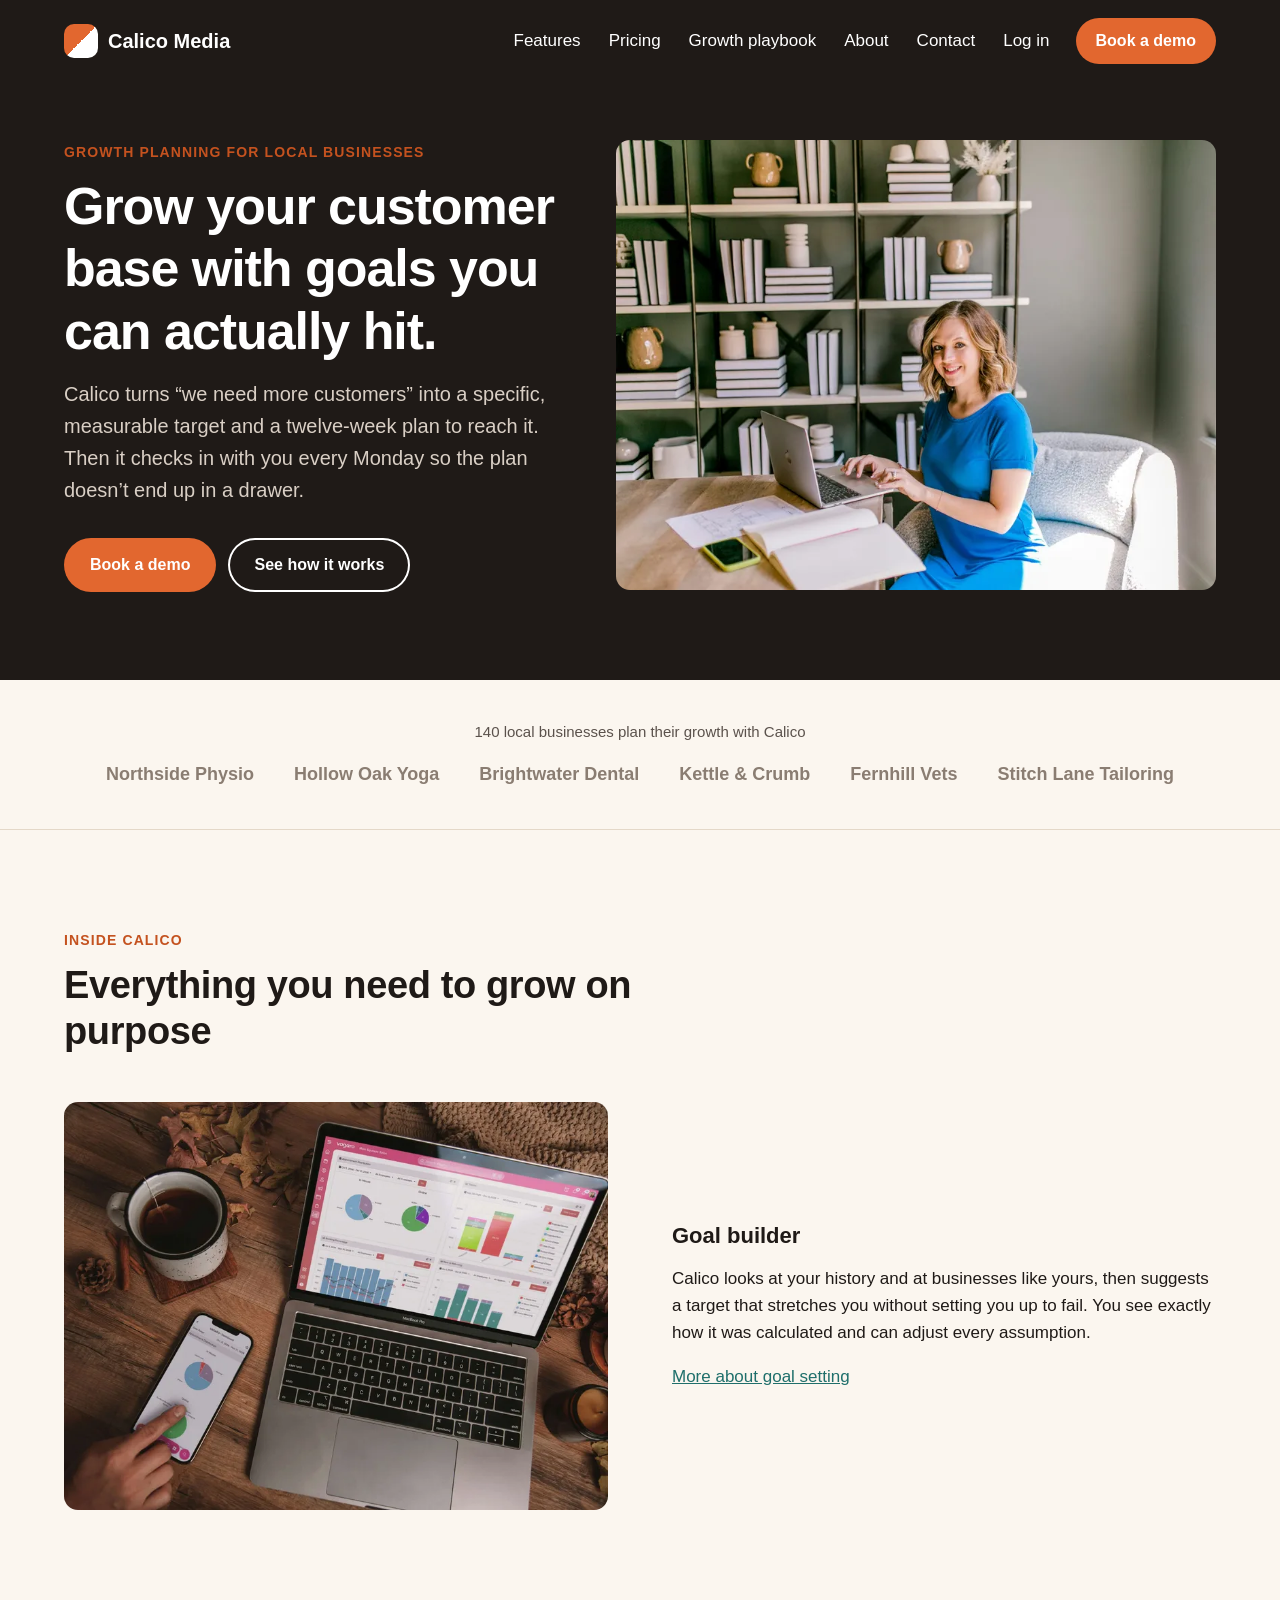
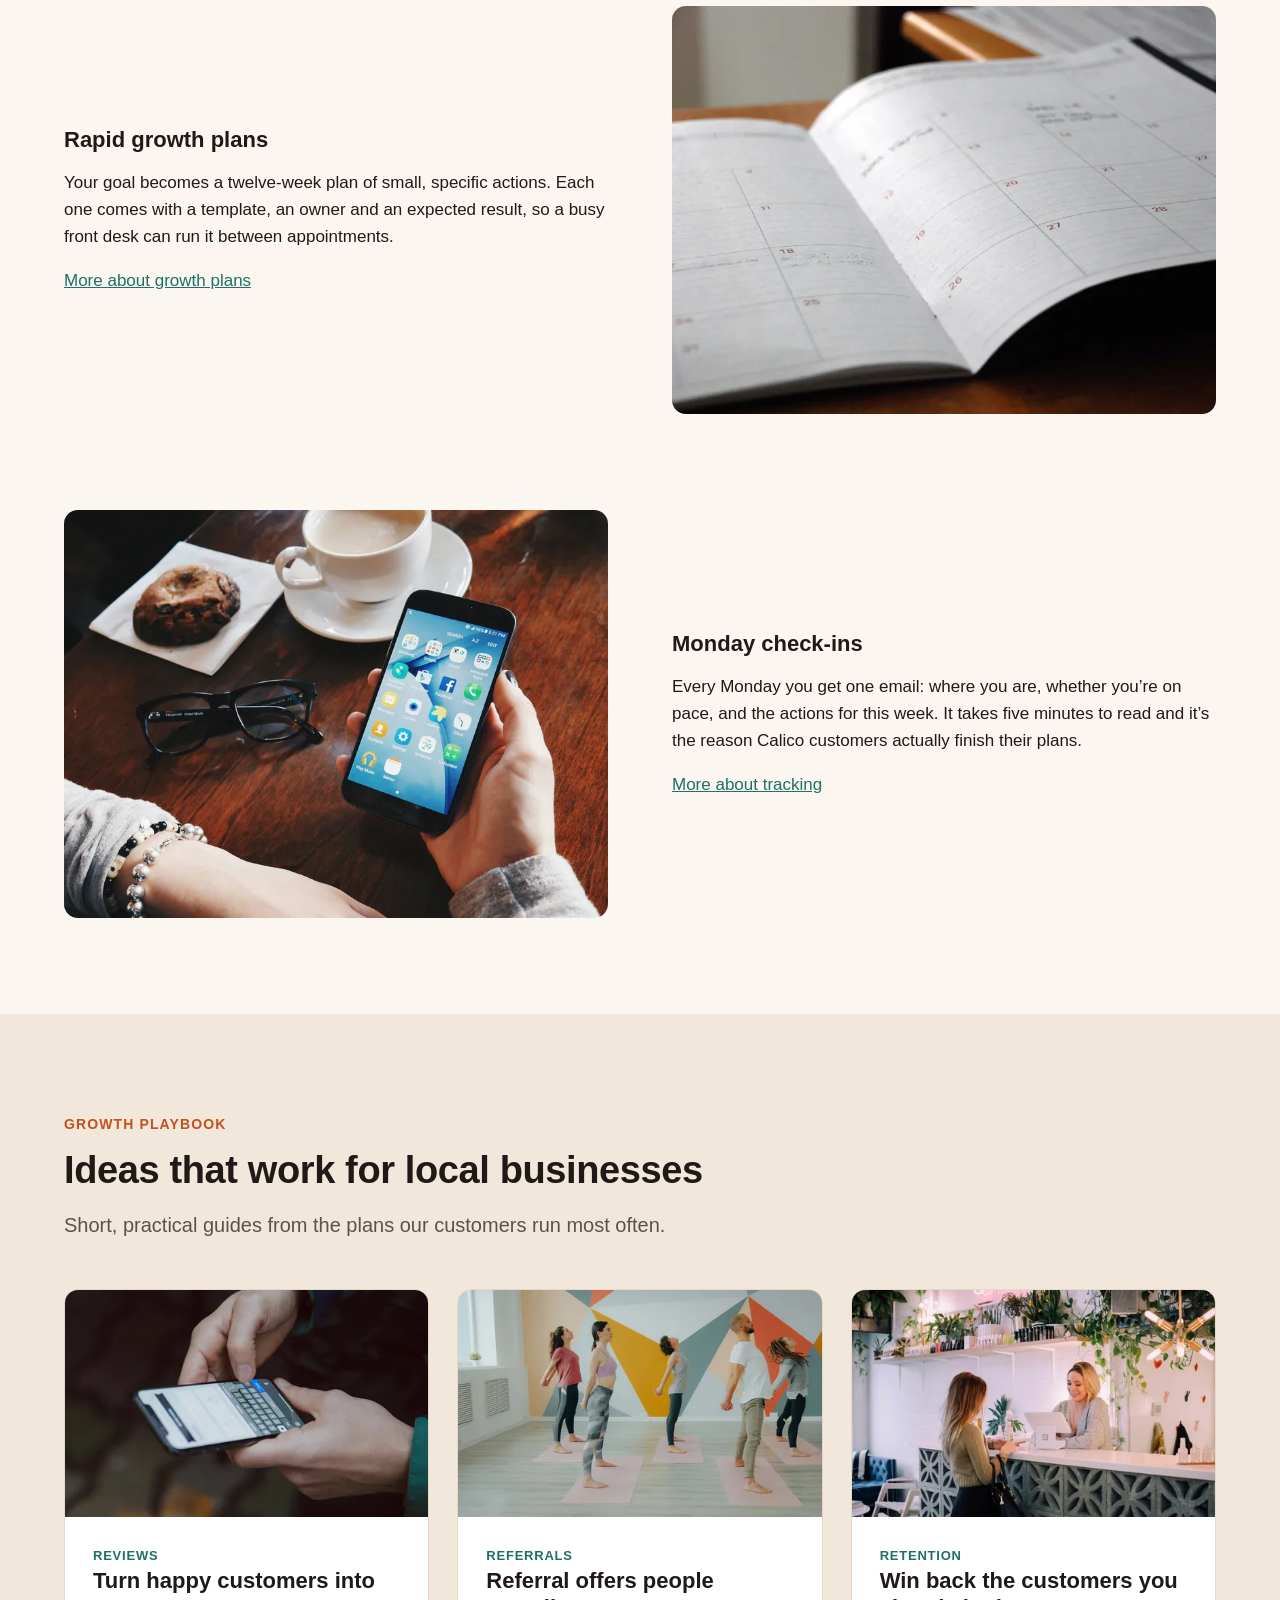
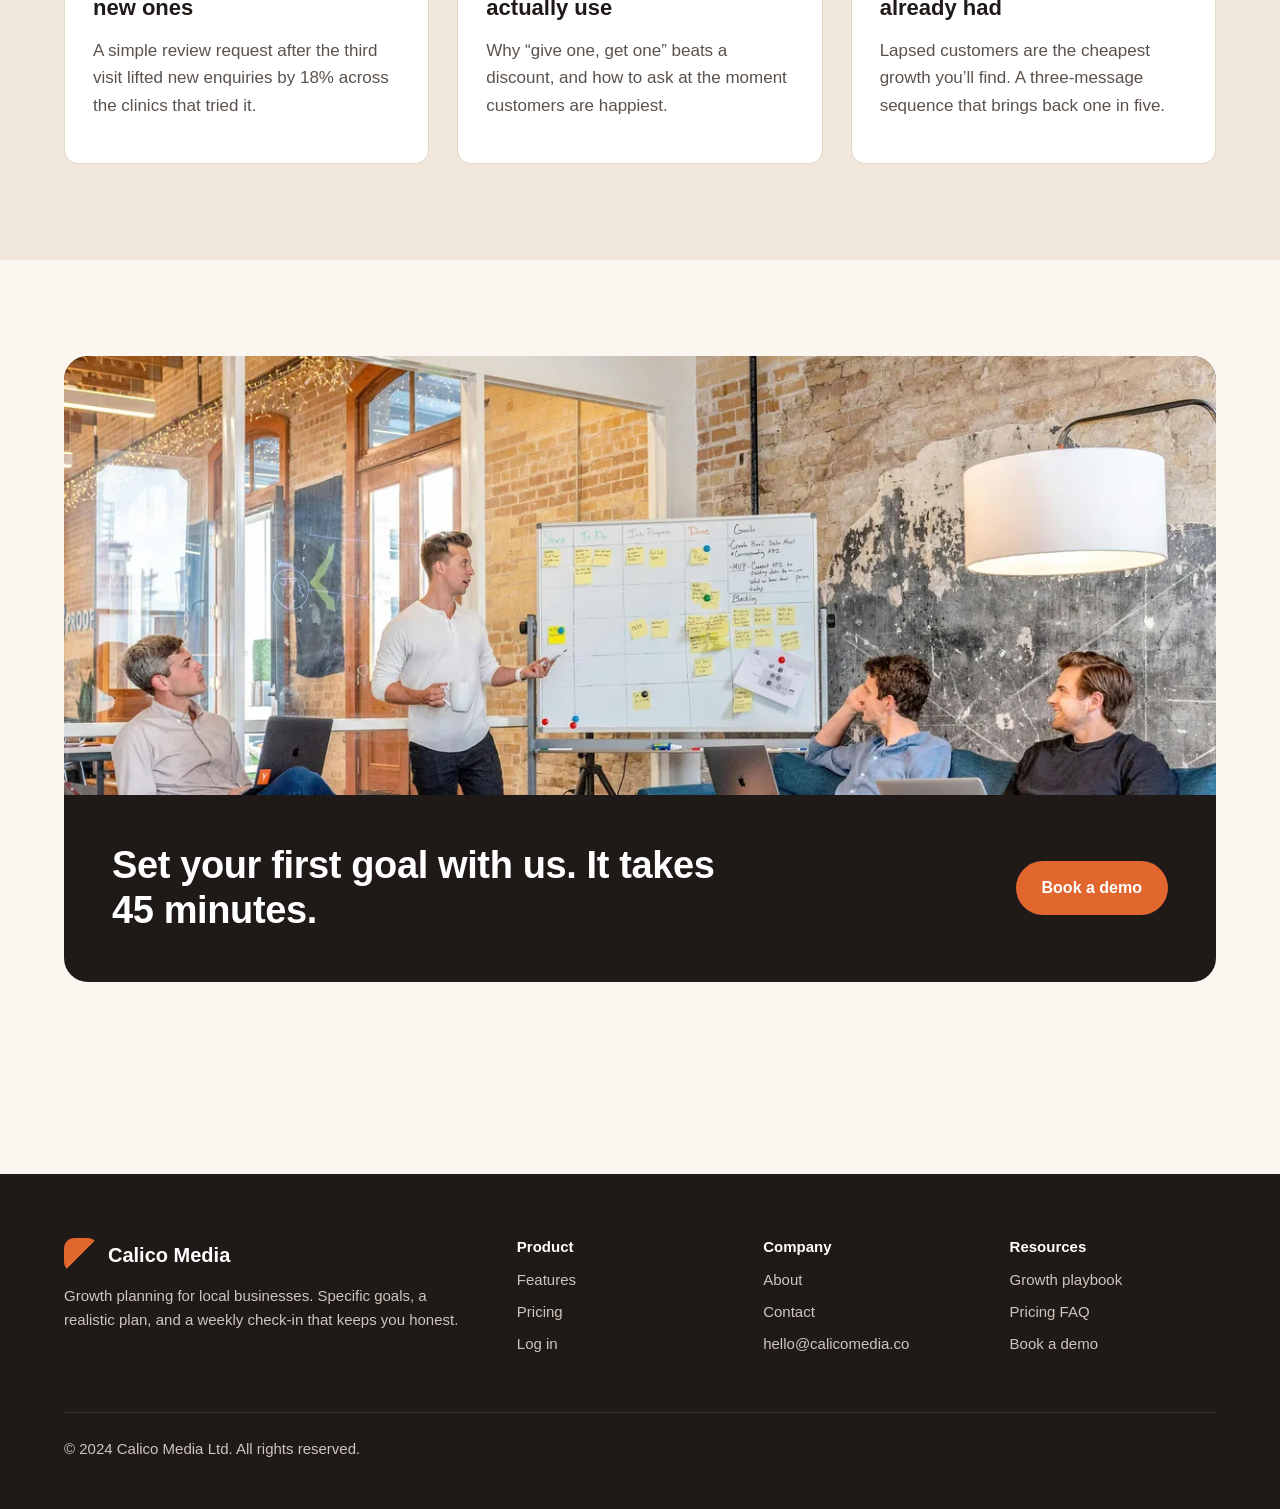
<file: public/index.html>
<!DOCTYPE html>
<html lang="en">
<head>
  <meta charset="utf-8">
  <meta name="viewport" content="width=device-width, initial-scale=1">
  <title>Calico Media | Growth planning for local businesses</title>
  <meta name="description" content="Calico helps local businesses grow their customer base with specific, measurable, realistic goals and a rapid growth plan you can run every week.">
  <link rel="stylesheet" href="css/styles.css">
</head>
<body>
  <header class="site-header site-header--home">
    <div class="container">
      <a class="logo" href="index.html"><span class="logo-mark"></span>Calico Media</a>
      <nav aria-label="Main">
        <ul class="nav-links">
          <li><a href="features.html">Features</a></li>
          <li><a href="pricing.html">Pricing</a></li>
          <li><a href="#playbook">Growth playbook</a></li>
          <li><a href="about.html">About</a></li>
          <li><a href="contact.html">Contact</a></li>
          <li><a href="https://app.calicomedia.co/login">Log in</a></li>
          <li><a class="btn" href="contact.html">Book a demo</a></li>
        </ul>
      </nav>
    </div>
  </header>

  <main>
    <section class="hero">
      <div class="container hero-inner">
        <div class="hero-text">
          <span class="eyebrow">Growth planning for local businesses</span>
          <h1>Grow your customer base with goals you can actually hit.</h1>
          <p class="lead">Calico turns &ldquo;we need more customers&rdquo; into a specific, measurable target and a twelve-week plan to reach it. Then it checks in with you every Monday so the plan doesn&rsquo;t end up in a drawer.</p>
          <div class="hero-actions">
            <a class="btn" href="contact.html">Book a demo</a>
            <a class="btn btn--ghost" href="features.html">See how it works</a>
          </div>
        </div>
        <div class="hero-media">
          <img class="hero-image"
               src="images/hero-weekly-plan-800.webp"
               srcset="images/hero-weekly-plan-480.webp 480w, images/hero-weekly-plan-800.webp 800w, images/hero-weekly-plan-1200.webp 1200w"
               sizes="(max-width: 768px) 100vw, 600px"
               alt="A business owner at her desk with a laptop and an open planner">
        </div>
      </div>
    </section>

    <section class="trust">
      <div class="container">
        <p>140 local businesses plan their growth with Calico</p>
        <ul class="trust-list">
          <li>Northside Physio</li>
          <li>Hollow Oak Yoga</li>
          <li>Brightwater Dental</li>
          <li>Kettle &amp; Crumb</li>
          <li>Fernhill Vets</li>
          <li>Stitch Lane Tailoring</li>
        </ul>
      </div>
    </section>

    <section class="section">
      <div class="container">
        <div class="section-intro">
          <span class="eyebrow">Inside Calico</span>
          <h2>Everything you need to grow on purpose</h2>
        </div>

        <div class="feature-row">
          <div class="feature-media">
            <img src="images/feature-goal-builder-800.webp"
                 srcset="images/feature-goal-builder-480.webp 480w, images/feature-goal-builder-800.webp 800w, images/feature-goal-builder-1200.webp 1200w"
                 sizes="(max-width: 768px) 100vw, 540px"
                 alt="Growth charts on a laptop and phone beside a cup of tea"
                 loading="lazy">
          </div>
          <div>
            <h3>Goal builder</h3>
            <p>Calico looks at your history and at businesses like yours, then suggests a target that stretches you without setting you up to fail. You see exactly how it was calculated and can adjust every assumption.</p>
            <a href="features.html">More about goal setting</a>
          </div>
        </div>

        <div class="feature-row feature-row--reverse">
          <div class="feature-media">
            <img src="images/feature-growth-plan-800.webp"
                 srcset="images/feature-growth-plan-480.webp 480w, images/feature-growth-plan-800.webp 800w, images/feature-growth-plan-1200.webp 1200w"
                 sizes="(max-width: 768px) 100vw, 540px"
                 alt="An open planner showing the weeks ahead"
                 loading="lazy">
          </div>
          <div>
            <h3>Rapid growth plans</h3>
            <p>Your goal becomes a twelve-week plan of small, specific actions. Each one comes with a template, an owner and an expected result, so a busy front desk can run it between appointments.</p>
            <a href="features.html">More about growth plans</a>
          </div>
        </div>

        <div class="feature-row">
          <div class="feature-media">
            <img src="images/feature-monday-checkin-800.webp"
                 srcset="images/feature-monday-checkin-480.webp 480w, images/feature-monday-checkin-800.webp 800w, images/feature-monday-checkin-1200.webp 1200w"
                 sizes="(max-width: 768px) 100vw, 540px"
                 alt="Checking a phone over coffee on a Monday morning"
                 loading="lazy">
          </div>
          <div>
            <h3>Monday check-ins</h3>
            <p>Every Monday you get one email: where you are, whether you&rsquo;re on pace, and the actions for this week. It takes five minutes to read and it&rsquo;s the reason Calico customers actually finish their plans.</p>
            <a href="features.html">More about tracking</a>
          </div>
        </div>
      </div>
    </section>

    <section class="section section--sand" id="playbook">
      <div class="container">
        <div class="section-intro">
          <span class="eyebrow">Growth playbook</span>
          <h2>Ideas that work for local businesses</h2>
          <p class="lead">Short, practical guides from the plans our customers run most often.</p>
        </div>
        <div class="playbook-grid">
          <article class="card">
            <img src="images/playbook-reviews-800.webp"
                 srcset="images/playbook-reviews-480.webp 480w, images/playbook-reviews-800.webp 800w, images/playbook-reviews-1200.webp 1200w"
                 sizes="(max-width: 768px) 100vw, 380px"
                 alt="A customer typing a review on their phone"
                 loading="lazy">
            <div class="card-body">
              <span class="card-tag">Reviews</span>
              <h3>Turn happy customers into new ones</h3>
              <p>A simple review request after the third visit lifted new enquiries by 18% across the clinics that tried it.</p>
            </div>
          </article>
          <article class="card">
            <img src="images/playbook-referrals-800.webp"
                 srcset="images/playbook-referrals-480.webp 480w, images/playbook-referrals-800.webp 800w, images/playbook-referrals-1200.webp 1200w"
                 sizes="(max-width: 768px) 100vw, 380px"
                 alt="A group class stretching together in a yoga studio"
                 loading="lazy">
            <div class="card-body">
              <span class="card-tag">Referrals</span>
              <h3>Referral offers people actually use</h3>
              <p>Why &ldquo;give one, get one&rdquo; beats a discount, and how to ask at the moment customers are happiest.</p>
            </div>
          </article>
          <article class="card">
            <img src="images/playbook-rebooking-800.webp"
                 srcset="images/playbook-rebooking-480.webp 480w, images/playbook-rebooking-800.webp 800w, images/playbook-rebooking-1200.webp 1200w"
                 sizes="(max-width: 768px) 100vw, 380px"
                 alt="A customer at the front desk booking her next visit"
                 loading="lazy">
            <div class="card-body">
              <span class="card-tag">Retention</span>
              <h3>Win back the customers you already had</h3>
              <p>Lapsed customers are the cheapest growth you&rsquo;ll find. A three-message sequence that brings back one in five.</p>
            </div>
          </article>
        </div>
      </div>
    </section>

    <section class="section">
      <div class="container">
        <div class="cta-band">
          <img src="images/team-workshop-800.webp"
               srcset="images/team-workshop-480.webp 480w, images/team-workshop-800.webp 800w, images/team-workshop-1200.webp 1200w"
               sizes="(max-width: 768px) 100vw, 1152px"
               alt="The Calico Media team planning around a whiteboard"
               loading="lazy">
          <div class="cta-body">
            <h2>Set your first goal with us. It takes 45 minutes.</h2>
            <a class="btn" href="contact.html">Book a demo</a>
          </div>
        </div>
      </div>
    </section>
  </main>

  <footer class="site-footer">
    <div class="container">
      <div class="footer-grid">
        <div>
          <a class="logo" href="index.html"><span class="logo-mark"></span>Calico Media</a>
          <p>Growth planning for local businesses. Specific goals, a realistic plan, and a weekly check-in that keeps you honest.</p>
        </div>
        <div>
          <h4>Product</h4>
          <ul>
            <li><a href="features.html">Features</a></li>
            <li><a href="pricing.html">Pricing</a></li>
            <li><a href="https://app.calicomedia.co/login">Log in</a></li>
          </ul>
        </div>
        <div>
          <h4>Company</h4>
          <ul>
            <li><a href="about.html">About</a></li>
            <li><a href="contact.html">Contact</a></li>
            <li><a href="mailto:hello@calicomedia.co">hello@calicomedia.co</a></li>
          </ul>
        </div>
        <div>
          <h4>Resources</h4>
          <ul>
            <li><a href="index.html#playbook">Growth playbook</a></li>
            <li><a href="pricing.html#faq">Pricing FAQ</a></li>
            <li><a href="contact.html">Book a demo</a></li>
          </ul>
        </div>
      </div>
      <div class="footer-bottom">
        <p>&copy; 2024 Calico Media Ltd. All rights reserved.</p>
      </div>
    </div>
  </footer>
</body>
</html>
</file>
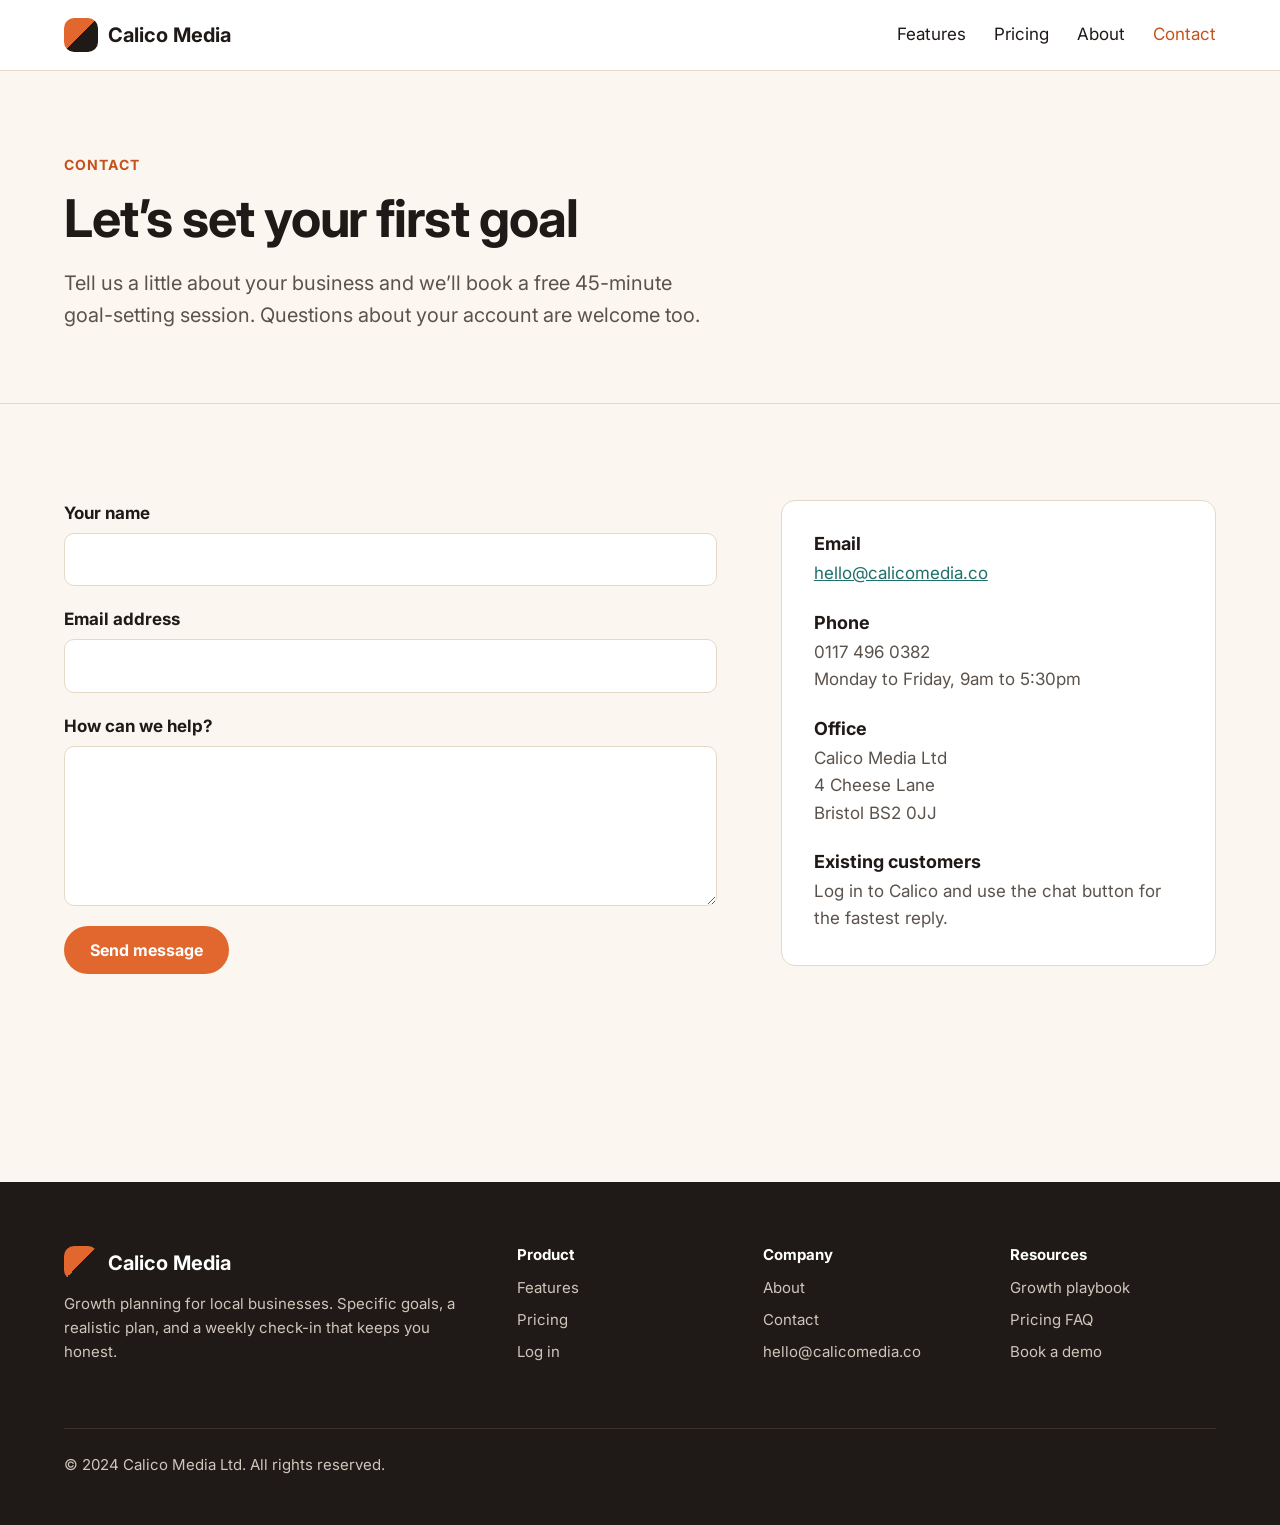
<file: public/contact.html>
<!DOCTYPE html>
<html lang="en">
<head>
  <meta charset="utf-8">
  <meta name="viewport" content="width=device-width, initial-scale=1">
  <title>Contact | Calico Media</title>
  <meta name="description" content="Book a demo or ask us a question. We reply within one business day.">
  <link rel="preconnect" href="https://fonts.googleapis.com">
  <link rel="preconnect" href="https://fonts.gstatic.com" crossorigin>
  <link href="https://fonts.googleapis.com/css2?family=Inter:wght@100;200;300;400;500;600;700;800;900&display=swap" rel="stylesheet">
  <link rel="stylesheet" href="css/styles.css">
</head>
<body>
  <header class="site-header">
    <div class="container">
      <a class="logo" href="index.html"><span class="logo-mark"></span>Calico Media</a>
      <nav aria-label="Main">
        <ul class="nav-links">
          <li><a href="features.html">Features</a></li>
          <li><a href="pricing.html">Pricing</a></li>
          <li><a href="about.html">About</a></li>
          <li><a href="contact.html" aria-current="page">Contact</a></li>
        </ul>
      </nav>
    </div>
  </header>

  <main>
    <section class="page-header">
      <div class="container">
        <span class="eyebrow">Contact</span>
        <h1>Let&rsquo;s set your first goal</h1>
        <p class="lead">Tell us a little about your business and we&rsquo;ll book a free 45-minute goal-setting session. Questions about your account are welcome too.</p>
      </div>
    </section>

    <section class="section">
      <div class="container contact-layout">
        <form class="contact-form" id="contact-form" action="/contact" method="post">
          <label for="name">Your name</label>
          <input type="text" id="name" name="name" required>

          <label for="email">Email address</label>
          <input type="email" id="email" name="email" required>

          <label for="message">How can we help?</label>
          <textarea id="message" name="message" required></textarea>

          <div class="hp--field" aria-hidden="true">
            <label for="website">Website</label>
            <input type="text" id="website" name="website" tabindex="-1" autocomplete="off">
          </div>

          <input type="hidden" id="loadedAt" name="loadedAt">

          <button class="btn" type="submit">Send message</button>
          <p class="form-status" id="form-status" role="status"></p>
        </form>

        <aside class="contact-aside">
          <h3>Email</h3>
          <p><a href="mailto:hello@calicomedia.co">hello@calicomedia.co</a></p>
          <h3>Phone</h3>
          <p>0117 496 0382<br>Monday to Friday, 9am to 5:30pm</p>
          <h3>Office</h3>
          <p>Calico Media Ltd<br>4 Cheese Lane<br>Bristol BS2 0JJ</p>
          <h3>Existing customers</h3>
          <p>Log in to Calico and use the chat button for the fastest reply.</p>
        </aside>
      </div>
    </section>
  </main>

  <footer class="site-footer">
    <div class="container">
      <div class="footer-grid">
        <div>
          <a class="logo" href="index.html"><span class="logo-mark"></span>Calico Media</a>
          <p>Growth planning for local businesses. Specific goals, a realistic plan, and a weekly check-in that keeps you honest.</p>
        </div>
        <div>
          <h4>Product</h4>
          <ul>
            <li><a href="features.html">Features</a></li>
            <li><a href="pricing.html">Pricing</a></li>
            <li><a href="https://app.calicomedia.co/login">Log in</a></li>
          </ul>
        </div>
        <div>
          <h4>Company</h4>
          <ul>
            <li><a href="about.html">About</a></li>
            <li><a href="contact.html">Contact</a></li>
            <li><a href="mailto:hello@calicomedia.co">hello@calicomedia.co</a></li>
          </ul>
        </div>
        <div>
          <h4>Resources</h4>
          <ul>
            <li><a href="index.html#playbook">Growth playbook</a></li>
            <li><a href="pricing.html#faq">Pricing FAQ</a></li>
            <li><a href="contact.html">Book a demo</a></li>
          </ul>
        </div>
      </div>
      <div class="footer-bottom">
        <p>&copy; 2024 Calico Media Ltd. All rights reserved.</p>
      </div>
    </div>
  </footer>
  <script src="js/contact.js"></script>
</body>
</html>
</file>
<file: public/css/styles.css>
/* Calico Media marketing site */

:root {
  --ink: #1f1a17;
  --ink-soft: #5b524c;
  --cream: #fbf6ef;
  --sand: #f1e7da;
  --white: #ffffff;
  --orange: #e2672f;
  --orange-dark: #c4521f;
  --teal: #1f6f6b;
  --line: #e4d8c8;
  --radius: 14px;
}

*,
*::before,
*::after {
  box-sizing: border-box;
}

body {
  margin: 0;
  font-family: 'Inter', -apple-system, BlinkMacSystemFont, 'Segoe UI', sans-serif;
  font-weight: 400;
  font-size: 17px;
  line-height: 1.6;
  color: var(--ink);
  background: var(--cream);
}

h1,
h2,
h3,
h4 {
  font-weight: 700;
  line-height: 1.2;
  margin: 0 0 16px;
}

h1 {
  font-size: 52px;
  letter-spacing: -0.02em;
}

h2 {
  font-size: 38px;
  letter-spacing: -0.01em;
}

h3 {
  font-size: 22px;
}

p {
  margin: 0 0 16px;
}

a {
  color: var(--teal);
}

img {
  max-width: 100%;
}

.container {
  max-width: 1200px;
  margin: 0 auto;
  padding: 0 24px;
}

.section {
  padding: 96px 0;
}

.section--sand {
  background: var(--sand);
}

.eyebrow {
  display: inline-block;
  font-size: 14px;
  font-weight: 700;
  letter-spacing: 0.08em;
  text-transform: uppercase;
  color: var(--orange-dark);
  margin-bottom: 12px;
}

.lead {
  font-size: 20px;
  color: var(--ink-soft);
  max-width: 640px;
}

.section-intro {
  max-width: 680px;
  margin-bottom: 48px;
}

.btn {
  display: inline-block;
  padding: 14px 26px;
  border-radius: 999px;
  background: var(--orange);
  color: var(--white);
  font-weight: 700;
  text-decoration: none;
  border: 0;
  font-size: 16px;
  font-family: inherit;
  cursor: pointer;
}

.btn:hover {
  background: var(--orange-dark);
}

.btn--ghost {
  background: transparent;
  color: inherit;
  box-shadow: inset 0 0 0 2px currentColor;
}

.btn--ghost:hover {
  background: rgba(255, 255, 255, 0.1);
}

/* Header */

.site-header {
  background: var(--white);
  border-bottom: 1px solid var(--line);
}

.site-header .container {
  display: flex;
  flex-wrap: wrap;
  align-items: center;
  justify-content: space-between;
  gap: 12px 32px;
  padding-top: 18px;
  padding-bottom: 18px;
}

.logo {
  display: flex;
  align-items: center;
  gap: 10px;
  flex-shrink: 0;
  font-size: 20px;
  font-weight: 700;
  color: var(--ink);
  text-decoration: none;
}

.logo-mark {
  width: 34px;
  height: 34px;
  border-radius: 10px;
  background: linear-gradient(135deg, var(--orange) 0%, var(--orange) 50%, var(--ink) 50%, var(--ink) 100%);
}

.nav-links {
  display: flex;
  flex-wrap: wrap;
  align-items: center;
  gap: 8px 28px;
  list-style: none;
  margin: 0;
  padding: 0;
}

.nav-links a {
  color: var(--ink);
  text-decoration: none;
}

.nav-links a:hover,
.nav-links a[aria-current='page'] {
  color: var(--orange-dark);
}

.site-header--home {
  background: var(--ink);
  border-bottom: 0;
}

.site-header--home .logo,
.site-header--home .nav-links a {
  color: var(--white);
}

.site-header--home .logo-mark {
  background: linear-gradient(135deg, var(--orange) 0%, var(--orange) 50%, var(--white) 50%, var(--white) 100%);
}

.site-header--home .container {
  flex-wrap: nowrap;
}

.site-header--home nav {
  min-width: 0;
}

.site-header--home .nav-links {
  flex-wrap: nowrap;
  gap: 0;
}

.site-header--home .nav-links li {
  min-width: 0;
}

.site-header--home .nav-links a {
  display: block;
  padding: 0 14px;
  white-space: nowrap;
}

.site-header--home .nav-links li:last-child {
  flex-shrink: 0;
}

.site-header--home .nav-links .btn {
  margin-left: 12px;
  padding: 10px 20px;
}

/* Home hero */

.hero {
  background: var(--ink);
  color: var(--white);
  padding: 56px 0 88px;
}

.hero-inner {
  display: flex;
  align-items: center;
  gap: 56px;
}

.hero-text {
  flex: 1;
}

.hero-text .lead {
  color: #d9cfc5;
}

.hero-actions {
  display: flex;
  flex-wrap: wrap;
  gap: 12px;
  margin-top: 32px;
}

.hero-media {
  width: 600px;
  flex-shrink: 0;
}

.hero-image {
  width: 100%;
  aspect-ratio: 4 / 3;
  object-fit: cover;
  border-radius: var(--radius);
  display: block;
}

/* Trust strip */

.trust {
  padding: 40px 0;
  border-bottom: 1px solid var(--line);
  text-align: center;
}

.trust p {
  color: var(--ink-soft);
  font-size: 15px;
}

.trust-list {
  display: flex;
  flex-wrap: wrap;
  justify-content: center;
  gap: 12px 40px;
  list-style: none;
  margin: 0;
  padding: 0;
  font-weight: 700;
  font-size: 18px;
  color: #8a7d72;
}

/* Steps */

.steps {
  display: grid;
  grid-template-columns: repeat(auto-fit, minmax(240px, 1fr));
  gap: 24px;
}

.step {
  background: var(--white);
  border: 1px solid var(--line);
  border-radius: var(--radius);
  padding: 32px;
}

.step-number {
  display: inline-flex;
  align-items: center;
  justify-content: center;
  width: 40px;
  height: 40px;
  border-radius: 50%;
  background: var(--sand);
  color: var(--orange-dark);
  font-weight: 700;
  margin-bottom: 16px;
}

/* Check list */

.check-list {
  list-style: none;
  margin: 24px 0 0;
  padding: 0;
}

.check-list li {
  position: relative;
  padding-left: 32px;
  margin-bottom: 14px;
}

.check-list li::before {
  content: '';
  position: absolute;
  left: 0;
  top: 6px;
  width: 16px;
  height: 16px;
  border-radius: 50%;
  background: var(--teal);
  box-shadow: inset 0 0 0 4px #cfe6e4;
}

/* FAQ */

.faq {
  max-width: 820px;
}

.faq details {
  border-top: 1px solid var(--line);
  padding: 20px 0;
}

.faq details:last-child {
  border-bottom: 1px solid var(--line);
}

.faq summary {
  font-weight: 700;
  font-size: 19px;
  cursor: pointer;
}

.faq details p {
  margin-top: 12px;
  color: var(--ink-soft);
}

/* Feature rows */

.feature-row {
  display: grid;
  grid-template-columns: 1fr 1fr;
  gap: 64px;
  align-items: center;
  margin-bottom: 96px;
}

.feature-row:last-child {
  margin-bottom: 0;
}

.feature-row--reverse .feature-media {
  order: 2;
}

.feature-media img {
  display: block;
  width: 100%;
  aspect-ratio: 4 / 3;
  object-fit: cover;
  border-radius: var(--radius);
}

/* Playbook */

.playbook-grid {
  display: grid;
  grid-template-columns: repeat(3, 1fr);
  gap: 28px;
}

/* Card grid */

.card-grid {
  display: grid;
  grid-template-columns: repeat(3, 1fr);
  gap: 28px;
}

.card {
  background: var(--white);
  border: 1px solid var(--line);
  border-radius: var(--radius);
  overflow: hidden;
}

.card img {
  display: block;
  width: 100%;
  aspect-ratio: 16 / 10;
  object-fit: cover;
}

.card-body {
  padding: 24px 28px 28px;
}

.card-body p {
  color: var(--ink-soft);
}

.card-tag {
  font-size: 13px;
  font-weight: 700;
  text-transform: uppercase;
  letter-spacing: 0.06em;
  color: var(--teal);
}

.icon-dot {
  width: 44px;
  height: 44px;
  border-radius: 12px;
  background: var(--sand);
  margin-bottom: 18px;
  position: relative;
}

.icon-dot::after {
  content: '';
  position: absolute;
  inset: 13px;
  border-radius: 50%;
  background: var(--orange);
}

/* CTA band */

.cta-band {
  background: var(--ink);
  color: var(--white);
  border-radius: 24px;
  overflow: hidden;
}

.cta-band img {
  display: block;
  width: 100%;
  aspect-ratio: 21 / 8;
  object-fit: cover;
}

.cta-body {
  padding: 48px;
  display: flex;
  flex-wrap: wrap;
  align-items: center;
  justify-content: space-between;
  gap: 24px;
}

.cta-body h2 {
  margin: 0;
  max-width: 620px;
}

/* Page header (inner pages) */

.page-header {
  padding: 80px 0 56px;
  border-bottom: 1px solid var(--line);
}

/* Pricing */

.pricing-grid {
  display: grid;
  grid-template-columns: repeat(auto-fit, minmax(260px, 1fr));
  gap: 24px;
  align-items: stretch;
}

.pricing-card {
  background: var(--white);
  border: 1px solid var(--line);
  border-radius: var(--radius);
  padding: 36px 32px;
  display: flex;
  flex-direction: column;
}

.pricing-card--featured {
  border: 2px solid var(--orange);
  box-shadow: 0 24px 48px rgba(226, 103, 47, 0.14);
}

.plan-badge {
  align-self: flex-start;
  font-size: 13px;
  font-weight: 700;
  background: var(--orange);
  color: var(--white);
  border-radius: 999px;
  padding: 4px 12px;
  margin-bottom: 16px;
}

.price {
  font-size: 48px;
  font-weight: 700;
  margin: 8px 0 4px;
}

.price small {
  font-size: 17px;
  font-weight: 400;
  color: var(--ink-soft);
}

.pricing-card .check-list {
  flex: 1;
  margin-bottom: 28px;
}

.pricing-card .btn {
  text-align: center;
}

.pricing-note {
  margin-top: 32px;
  color: var(--ink-soft);
  font-size: 15px;
}

/* About */

.stats {
  display: grid;
  grid-template-columns: repeat(auto-fit, minmax(160px, 1fr));
  gap: 16px;
}

.stat {
  background: var(--white);
  border: 1px solid var(--line);
  border-radius: var(--radius);
  padding: 28px 20px;
}

.stat-number {
  display: block;
  font-size: 48px;
  font-weight: 700;
  color: var(--orange-dark);
}

.stat-label {
  display: block;
  font-size: 15px;
  color: var(--ink-soft);
}

.prose {
  max-width: 720px;
}

.team-grid {
  display: grid;
  grid-template-columns: repeat(auto-fit, minmax(220px, 1fr));
  gap: 24px;
}

.person {
  background: var(--white);
  border: 1px solid var(--line);
  border-radius: var(--radius);
  padding: 28px;
}

.avatar {
  width: 56px;
  height: 56px;
  border-radius: 50%;
  background: var(--sand);
  color: var(--orange-dark);
  display: flex;
  align-items: center;
  justify-content: center;
  font-weight: 700;
  margin-bottom: 16px;
}

.person p {
  color: var(--ink-soft);
  font-size: 15px;
  margin: 0;
}

/* Contact */

.contact-layout {
  display: grid;
  grid-template-columns: 3fr 2fr;
  gap: 64px;
}

.contact-form label {
  display: block;
  font-weight: 700;
  margin-bottom: 6px;
}

.contact-form input,
.contact-form textarea {
  display: block;
  width: 100%;
  font: inherit;
  padding: 12px 14px;
  border: 1px solid var(--line);
  border-radius: 10px;
  background: var(--white);
  margin-bottom: 20px;
}

.contact-form textarea {
  min-height: 160px;
  resize: vertical;
}

.form-status {
  margin-top: 16px;
  font-weight: 700;
}

.form-status--success {
  color: var(--teal);
}

.form-status--error {
  color: #b3261e;
}

.contact-aside {
  background: var(--white);
  border: 1px solid var(--line);
  border-radius: var(--radius);
  padding: 32px;
  align-self: start;
}

.contact-aside h3 {
  font-size: 18px;
  margin-top: 24px;
  margin-bottom: 6px;
}

.contact-aside h3:first-child {
  margin-top: 0;
}

.contact-aside p {
  color: var(--ink-soft);
  margin: 0;
}

/* Footer */

.site-footer {
  background: var(--ink);
  color: #cfc5bb;
  padding: 64px 0 32px;
  margin-top: 96px;
  font-size: 15px;
}

.footer-grid {
  display: grid;
  grid-template-columns: 2fr 1fr 1fr 1fr;
  gap: 40px;
}

.site-footer h4 {
  color: var(--white);
  font-size: 15px;
  margin-bottom: 12px;
}

.site-footer ul {
  list-style: none;
  margin: 0;
  padding: 0;
}

.site-footer li {
  margin-bottom: 8px;
}

.site-footer a {
  color: #cfc5bb;
  text-decoration: none;
}

.site-footer a:hover {
  color: var(--white);
}

.site-footer .logo {
  color: var(--white);
  margin-bottom: 12px;
}

.footer-bottom {
  border-top: 1px solid #3a322d;
  margin-top: 48px;
  padding-top: 24px;
}

@media (max-width: 768px) {
  h1 {
    font-size: 40px;
  }

  h2 {
    font-size: 30px;
  }

  .section {
    padding: 64px 0;
  }

  .feature-row {
    grid-template-columns: 1fr;
    gap: 32px;
    margin-bottom: 64px;
  }

  .feature-row--reverse .feature-media {
    order: 0;
  }

  .card-grid {
    grid-template-columns: repeat(2, 1fr);
  }

  .contact-layout {
    grid-template-columns: 1fr;
    gap: 40px;
  }

  .footer-grid {
    grid-template-columns: 1fr 1fr;
  }
}

@media (max-width: 480px) {
  h1 {
    font-size: 34px;
  }

  .card-grid {
    grid-template-columns: 1fr;
  }

  .cta-body {
    padding: 32px 24px;
  }

  .footer-grid {
    grid-template-columns: 1fr;
  }
}
.hp--field{
  position:absolute;
  left:-9999px;
  width: 1px;
  height: 1px;
  overflow:hidden;
}
</file>
